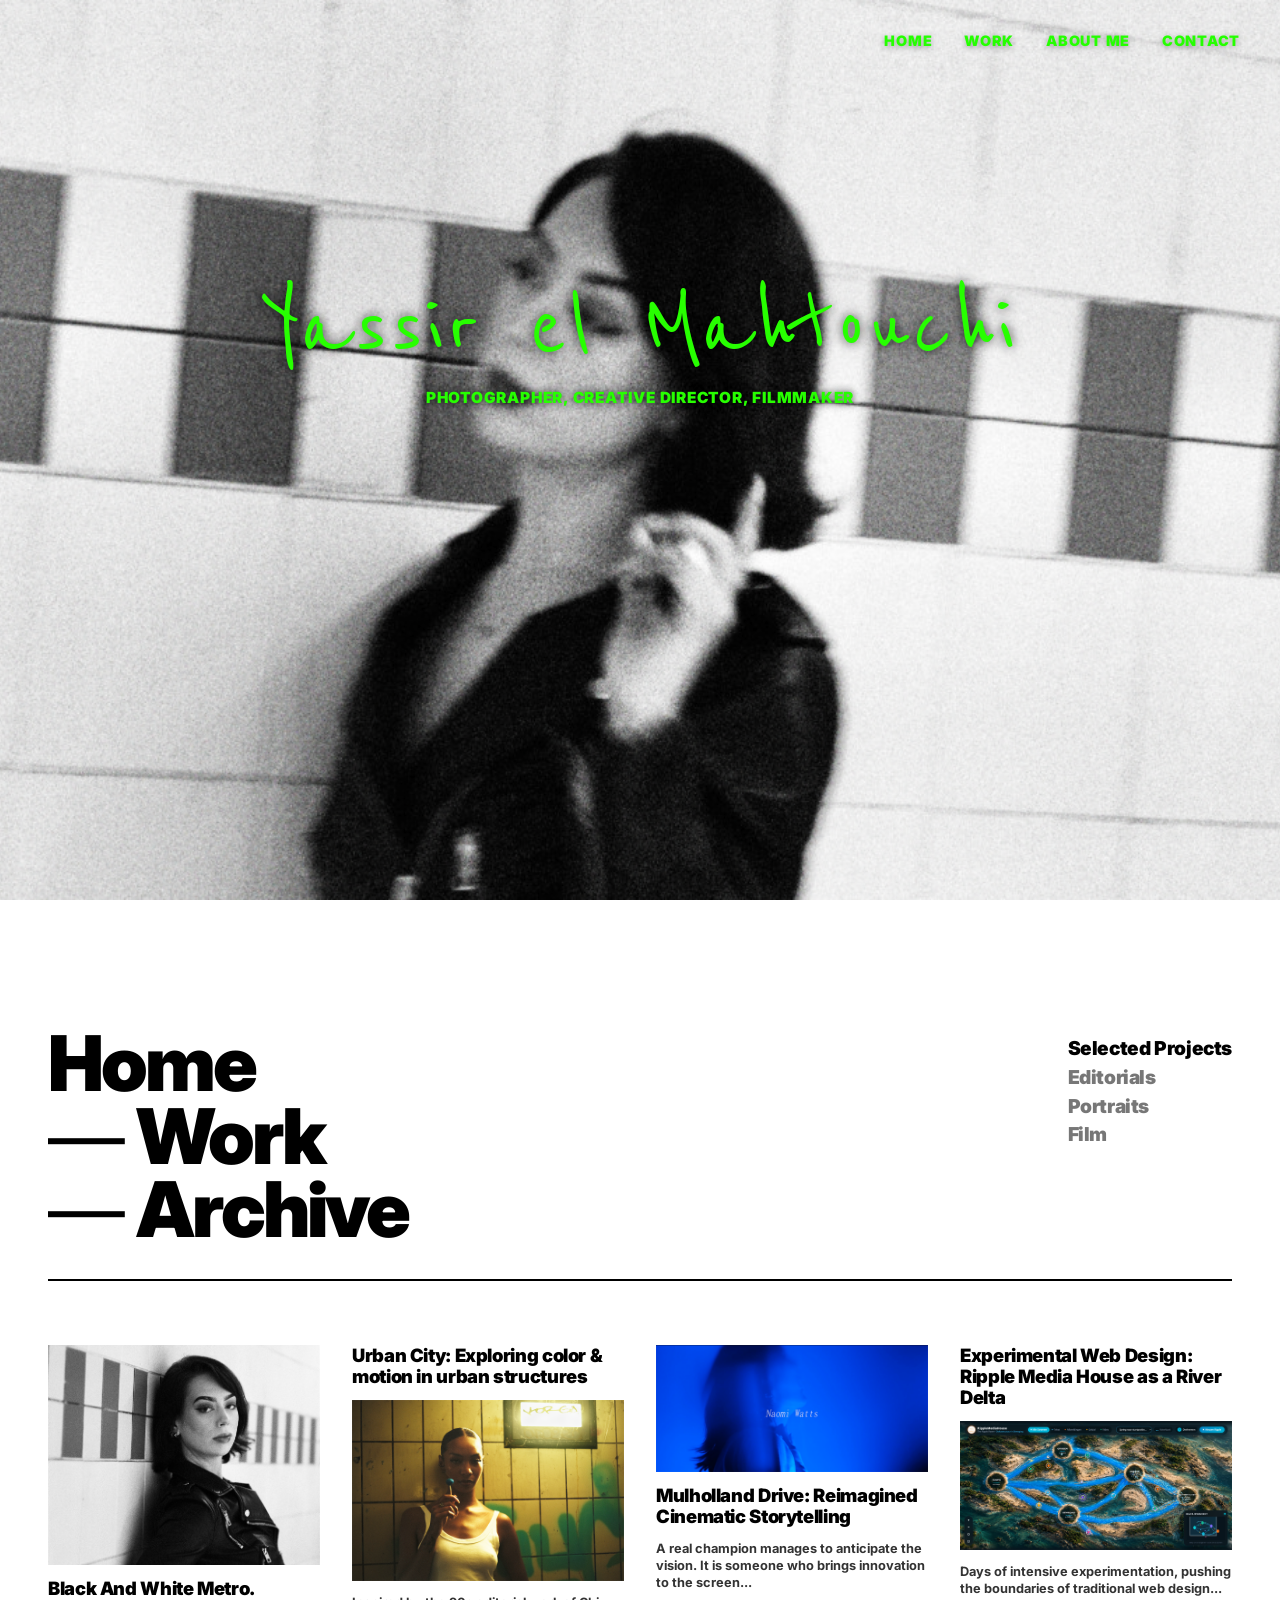
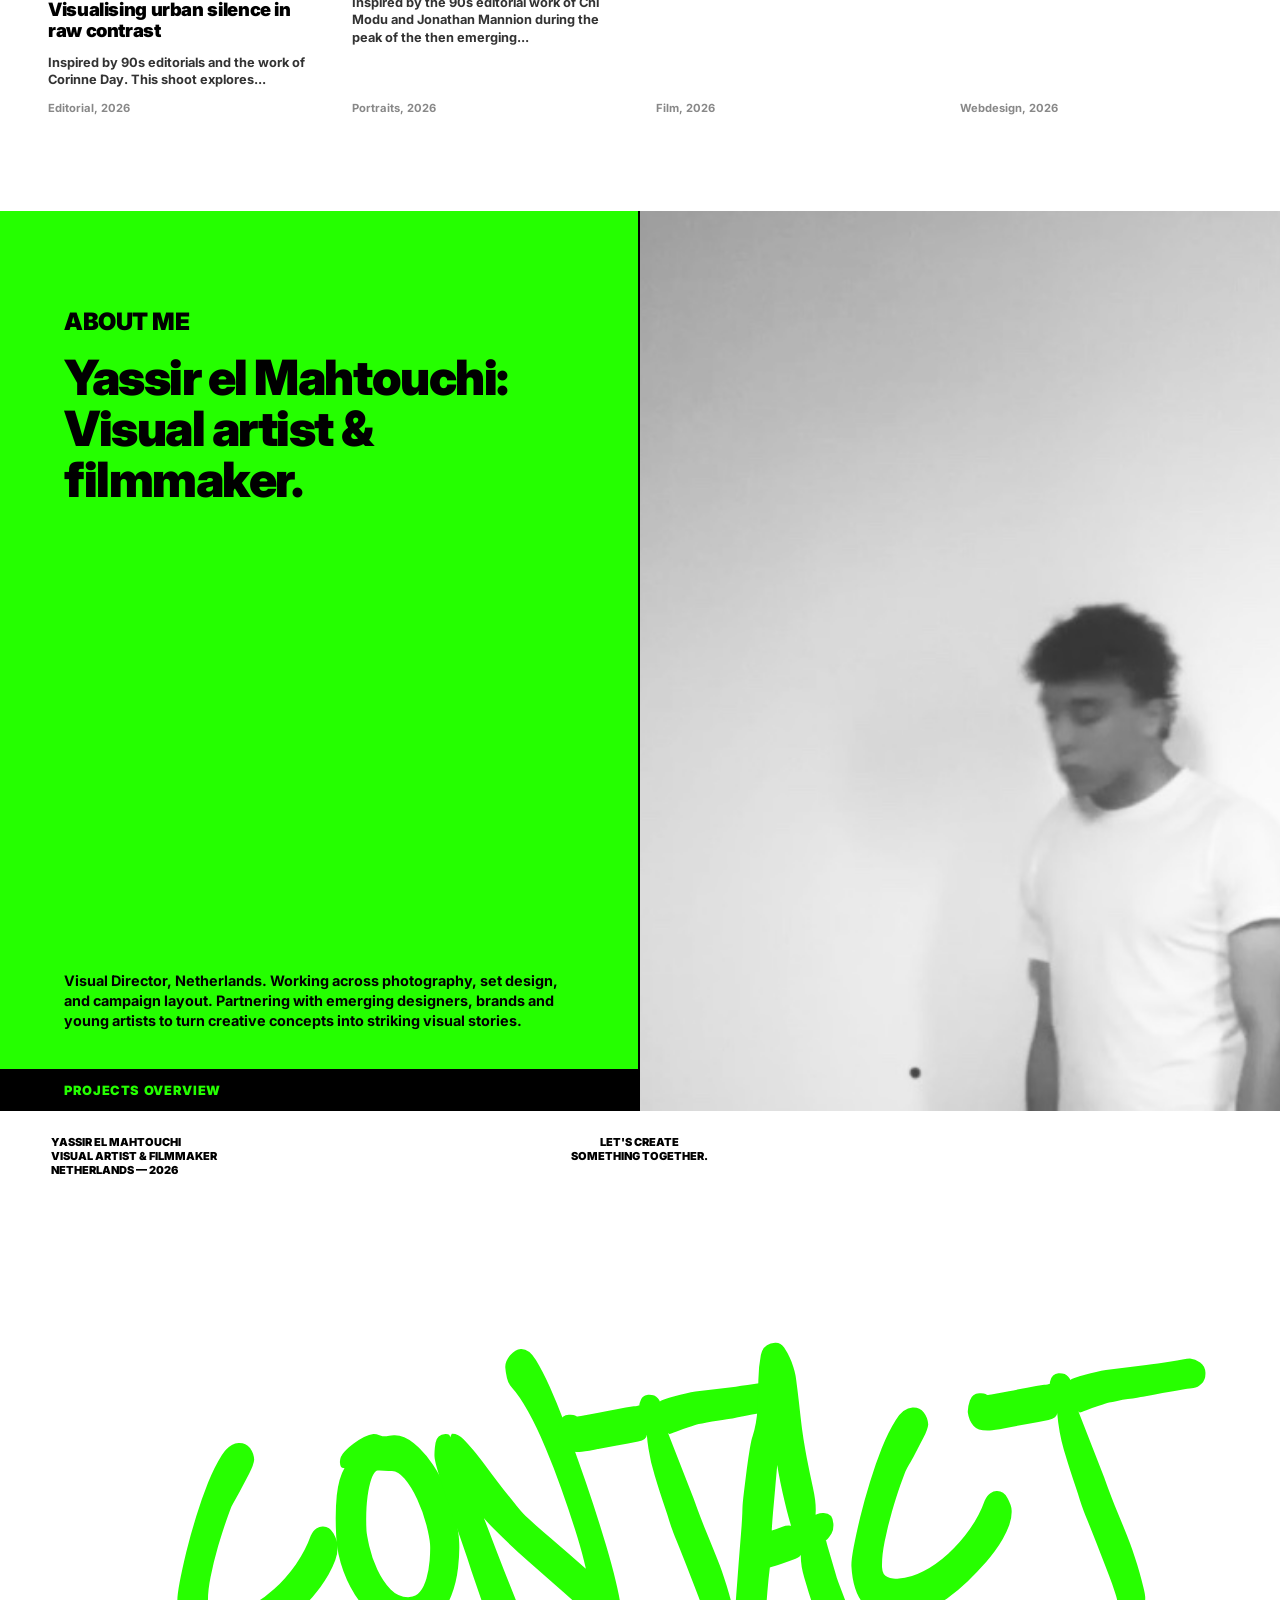
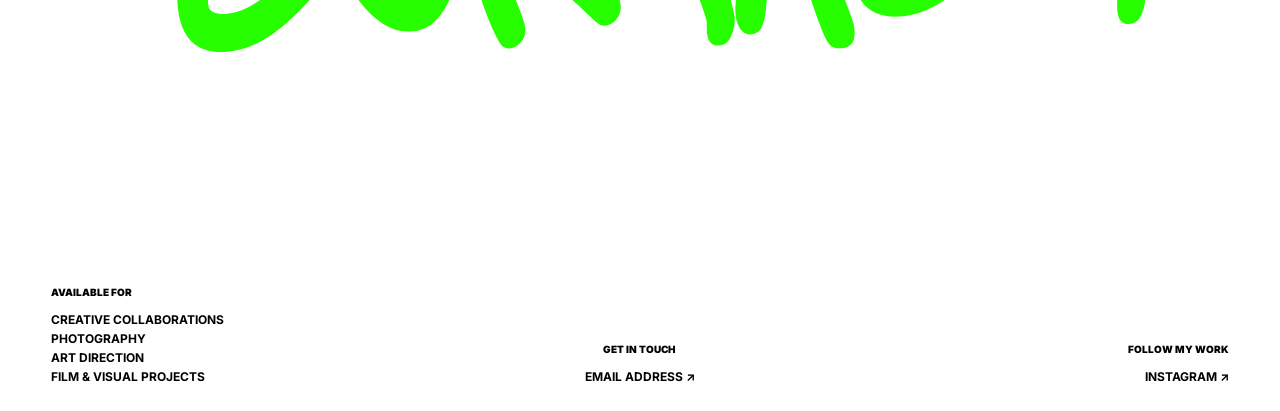
<file: index.html>
<!DOCTYPE html>
<html lang="nl">
<head>
    <meta charset="UTF-8">
    <meta name="viewport" content="width=device-width, initial-scale=1.0">
    <title>Yassir el Mahtouchi — Portfolio</title>
    
    <link rel="preconnect" href="https://fonts.googleapis.com">
    <link rel="preconnect" href="https://fonts.gstatic.com" crossorigin>
    <link href="https://fonts.googleapis.com/css2?family=Caveat:wght@400..700&family=Inter:wght@700;900&family=Reenie+Beanie&display=swap" rel="stylesheet">
    
    <link rel="stylesheet" href="style.css">
</head>
<body>

    <!-- Navigatie RECHTSBOVEN (blijft in beeld staan tijdens het scrollen) -->
    <nav class="top-nav">
        <a href="#home" class="nav-item">Home</a>
        <a href="#work" class="nav-item">Work</a>
        <a href="#about" class="nav-item">About ME</a>
        <a href="#contact" class="nav-item">Contact</a>
    </nav>

    <!-- 1. HOME SECTIE -->
    <section id="home" class="hero-container">
        <div class="hero-bg">
            <img src="images/main-hero-bw.jpg" alt="Hero background">
        </div>

        <div class="text-group">
            <h1 class="graffiti-title">Yassir el Mahtouchi</h1>
            <p class="sub-title">PHOTOGRAPHER, CREATIVE DIRECTOR, FILMMAKER</p>
        </div>
    </section>

    <!-- 2. WORK SECTIE (Magazine / Editorial Grid) -->
    <section id="work" class="work-section">
        <div class="journal-container">
            
            <!-- Bovenkant: Grote koppen met strepen & categorieën -->
            <header class="journal-header">
                <div class="journal-title-stack">
                    <h1>Home</h1>
                    <h1><span class="dash">—</span> Work</h1>
                    <h1><span class="dash">—</span> Archive</h1>
                </div>
                <div class="journal-categories">
                    <span class="cat-active">Selected Projects</span>
                    <span>Editorials</span>
                    <span>Portraits</span>
                    <span>Film</span>
                </div>
            </header>

            <!-- Grid met projecten (4 kolommen layout) -->
            <div class="journal-grid">
                
                <!-- Project 1 -->
                <a href="project-metro.html" class="journal-card">
                    <div class="card-img-wrap">
                        <img src="images/wall crop.png" alt="Black And White Metro">
                    </div>
                    <h3 class="card-title">Black And White Metro. Visualising urban silence in raw contrast</h3>
                    <p class="card-excerpt">Inspired by 90s editorials and the work of Corinne Day.

This shoot explores... </p>
                    <span class="card-meta">Editorial, 2026</span>
                </a>

                <!-- Project 2 -->
                <a href="project-urban.html" class="journal-card">
                    <h3 class="card-title">Urban City: Exploring color & motion in urban structures</h3>
                    <div class="card-img-wrap">
                        <img src="images/tunnel lolly wall.png" alt="Urban City">
                    </div>
                    <p class="card-excerpt">Inspired by the 90s editorial work of Chi Modu and Jonathan  Mannion during the peak of the then emerging...</p>
                    <span class="card-meta">Portraits, 2026</span>
                </a>

                <!-- Project 3: Mulholland Drive (Nu werkend en gelinkt!) -->
                <a href="project-mulholland.html" class="journal-card">
                    <div class="card-img-wrap aspect-portrait">
                        <img src="images/Schermafbeelding 2026-09-17 231332.png" alt="Mulholland Drive">
                    </div>
                    <h3 class="card-title">Mulholland Drive: Reimagined Cinematic Storytelling</h3>
                    <p class="card-excerpt">A real champion manages to anticipate the vision. It is someone who brings innovation to the screen...</p>
                    <span class="card-meta">Film, 2026</span>
                </a>

                <!-- Project 4: Ripple Media House -->
                <a href="RMH.html" class="journal-card">
                    <h3 class="card-title">Experimental Web Design: Ripple Media House as a River Delta</h3>
                    <div class="card-img-wrap">
                        <img src="images/rmh-screen-1.png" alt="Experimental Web Design: Ripple Media House">
                    </div>
                    <p class="card-excerpt">Days of intensive experimentation, pushing the boundaries of traditional web design...</p>
                    <span class="card-meta">Webdesign, 2026</span>
                </a>

            </div>
        </div>
    </section>

    <!-- 3. ABOUT ME SECTIE (50/50 Editorial Split) -->
    <section id="about" class="about-section">
        
        <!-- Linker helft: Gifgroen blok met strakke typografie -->
        <div class="about-left-block">
            <div class="about-top-content">
                <span class="about-date">ABOUT ME</span>
                <h2 class="about-hero-title">
                    Yassir el Mahtouchi: Visual artist & filmmaker.
                </h2>
            </div>

            <div class="about-bottom-content">
                <p class="about-body-text">
                   Visual Director, Netherlands.

Working across photography, set design, and campaign layout. Partnering with emerging designers, brands and young artists to turn creative concepts into striking visual stories.
                </p>
            </div>

            <!-- Randje onderaan dat de 'fold' naar de volgende sectie laat zien -->
            <div class="about-fold-peek">
                <span>PROJECTS OVERVIEW</span>
            </div>
        </div>

        <!-- Rechter helft: Wit vlak / Schermvullende afbeelding -->
        <div class="about-right-block">
            <div class="about-img-frame">
                <img src="images/Image - 2026-11-01T134602.085.jpg" alt="Yassir el Mahtouchi">
            </div>
        </div>

    </section>

    <!-- 4. CONTACT SECTIE -->
<section id="contact" class="contact-section">

    <!-- Kleine informatie bovenaan -->
    <div class="contact-top">

        <div class="contact-date">
            <span>YASSIR EL MAHTOUCHI</span>
            <span>VISUAL ARTIST & FILMMAKER</span>
            <span>NETHERLANDS — 2026</span>
        </div>

        <div class="contact-heading-small">
            <span>LET'S CREATE</span>
            <span>SOMETHING TOGETHER.</span>
        </div>

        <div class="contact-nav">
            <a href="#home"></a>
            <a href="#work"></a>
            <a href="#about"></a>
            <a href="mailto:jouw@email.nl"></a>
        </div>

    </div>

    <!-- Gigantische handgeschreven titel -->
    <div class="contact-title-wrap">
        <h1 class="contact-graffiti">CONTACT</h1>
    </div>

    <!-- Onderste informatie -->
    <div class="contact-bottom">

        <div class="contact-bottom-left">
            <span>AVAILABLE FOR</span>
            <p>
                Creative collaborations<br>
                Photography<br>
                Art direction<br>
                Film & visual projects
            </p>
        </div>

        <div class="contact-bottom-center">
    <span>GET IN TOUCH</span>
    <a href="mailto:yassirelm965@gmail.com">
        EMAIL ADDRESS ↗
    </a>
</div>
<div class="contact-bottom-right">
    <span>FOLLOW MY WORK</span>
    <a href="https://www.instagram.com/yes_sir_elm/"
       target="_blank"
       rel="noopener noreferrer">
        INSTAGRAM ↗
    </a>
</div>
    </div>

</section>

</body>
</html>
</file>
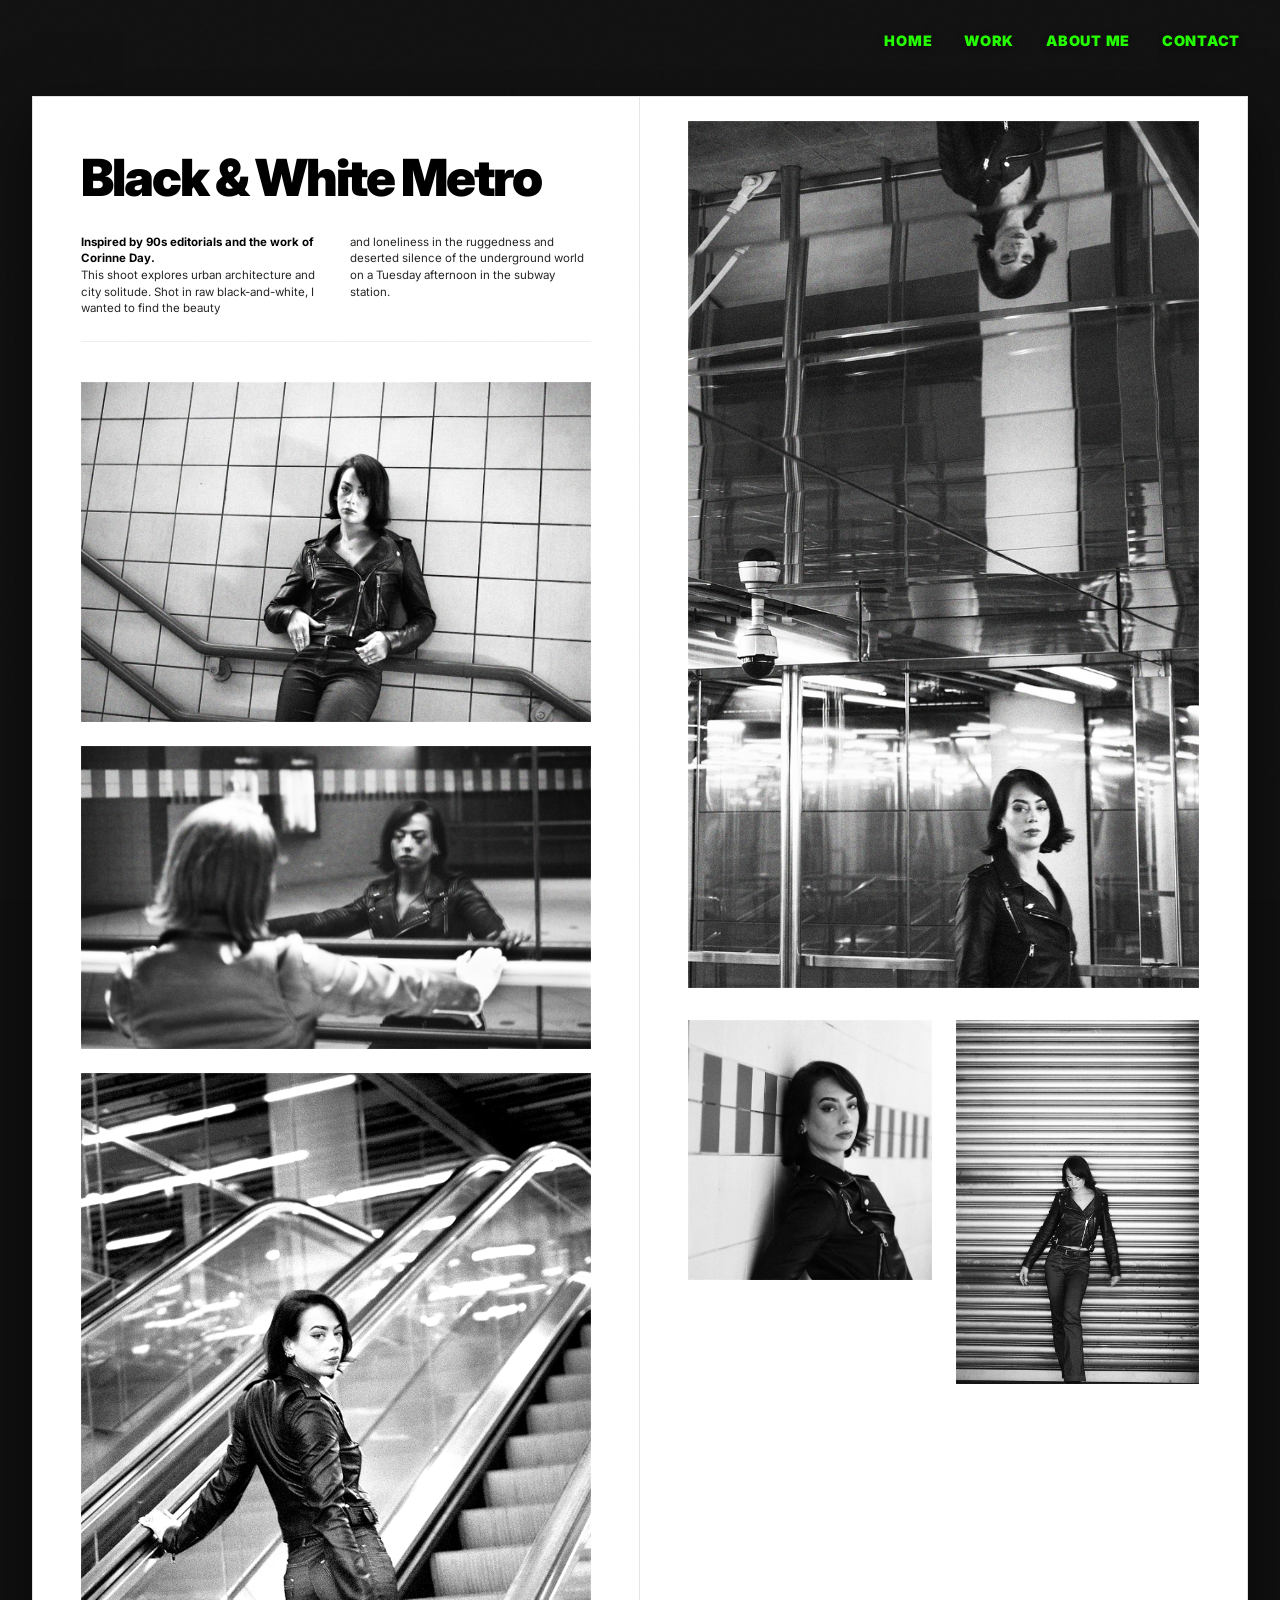
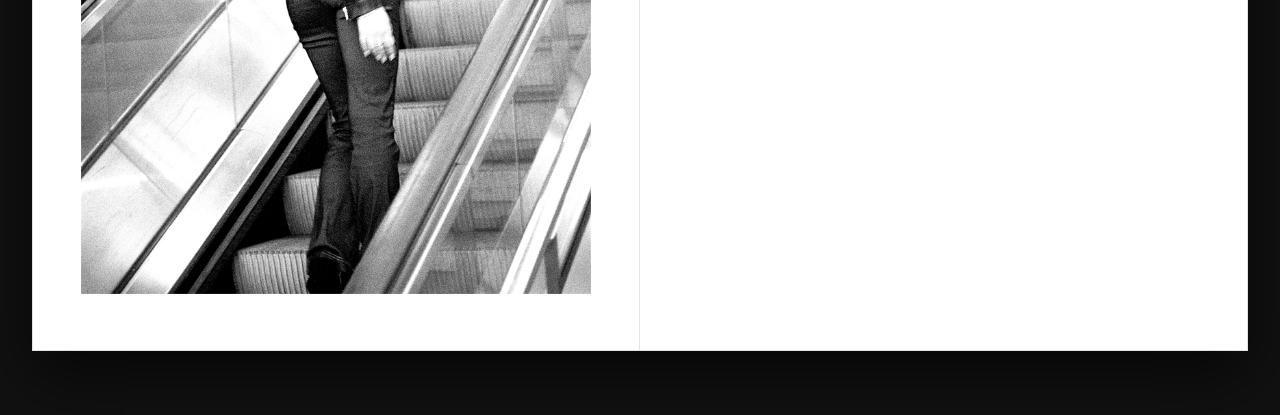
<file: project-metro.html>
<!DOCTYPE html>
<html lang="nl">
<head>
    <meta charset="UTF-8">
    <meta name="viewport" content="width=device-width, initial-scale=1.0">
    <title>Black And White Metro — Yassir el Mahtouchi</title>
    
    <link rel="preconnect" href="https://fonts.googleapis.com">
    <link rel="preconnect" href="https://fonts.gstatic.com" crossorigin>
    <link href="https://fonts.googleapis.com/css2?family=Inter:wght@400;700;900&display=swap" rel="stylesheet">
    
    <link rel="stylesheet" href="style.css">
</head>
<body class="project-page-body">

    <!-- Navigatie Rechtsboven -->
    <nav class="top-nav">
        <a href="index.html#home" class="nav-item">Home</a>
        <a href="index.html#work" class="nav-item">Work</a>
        <a href="index.html#about" class="nav-item">About ME</a>
        <a href="index.html#contact" class="nav-item">Contact</a>
    </nav>

    <!-- BOEK SPREAD CONTAINER -->
    <main class="spread-container">
        
        <!-- LINKERPAGINA -->
        <section class="spread-page left-page">
            
            <header class="spread-header">
                <h1 class="spread-title">Black & White Metro</h1>
            </header>

            <div class="spread-text-columns">
                <div class="text-col">
                    <p class="meta-lead">Inspired by 90s editorials and the work of Corinne Day.</p>
                    <p>This shoot explores urban architecture and city solitude. Shot in raw black-and-white, I wanted to find the beauty </p>
                </div>
                <div class="text-col">
                    <p>and loneliness in the ruggedness and deserted silence of the underground world on a Tuesday afternoon in the subway station.</p>
                    
                </div>
            </div>

            <!-- Foto's op de linkerpagina -->
            <div class="left-bottom-grid">
                <div class="spread-img-box">
                    <a href="images/stairway.png" target="_blank">
                        <img src="images/stairway.png" alt="Metro Shoot - Stairway">
                    </a>
                </div>
                <div class="spread-img-box">
                    <a href="images/mirror.png" target="_blank">
                        <img src="images/mirror.png" alt="Metro Shoot - Mirror">
                    </a>
                </div>
                <!-- Nieuwe roltrapfoto onderin de linker kolom -->
                <div class="spread-img-box">
                    <a href="images/elevator.jpg" target="_blank">
                        <img src="images/elevator.png" alt="Metro Shoot - Elevator">
                    </a>
                </div>
            </div>

        </section>

        <!-- RECHTERPAGINA -->
        <section class="spread-page right-page">
            
            <div class="spread-img-box img-right-top">
                <a href="images/big mirror.png" target="_blank">
                    <img src="images/big mirror.png" alt="Metro Shoot - Big Mirror">
                </a>
            </div>

            <div class="right-bottom-grid">
                <div class="spread-img-box">
                    <a href="images/wall crop.png" target="_blank">
                        <img src="images/wall crop.png" alt="Metro Shoot - Wall Crop">
                    </a>
                </div>

                <div class="right-subcolumn">
                    <div class="spread-img-box">
                        <a href="images/horizontal lines.jpg" target="_blank">
                            <img src="images/horizontal lines.png" alt="Metro Shoot - Horizontal Lines">
                        </a>
                    </div>
                </div>
            </div>

        </section>

    </main>

</body>
</html>
</file>
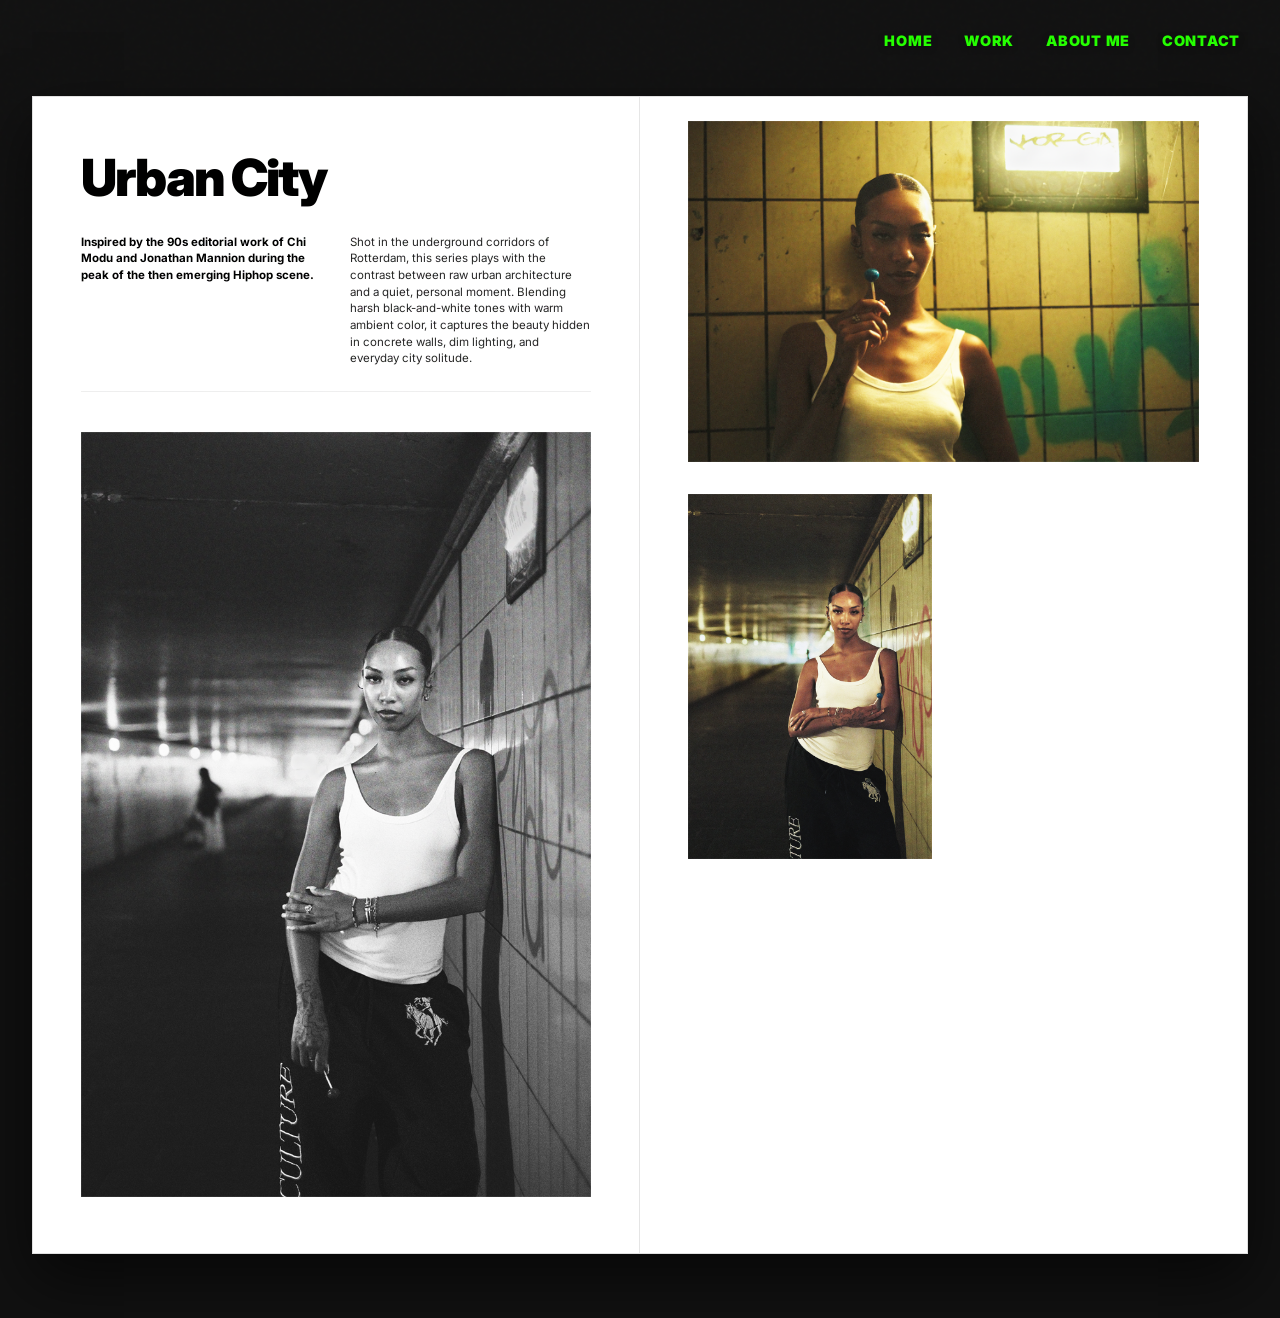
<file: project-urban.html>
<!DOCTYPE html>
<html lang="nl">
<head>
    <meta charset="UTF-8">
    <meta name="viewport" content="width=device-width, initial-scale=1.0">
    <title>Urban City — Yassir el Mahtouchi</title>
    
    <link rel="preconnect" href="https://fonts.googleapis.com">
    <link rel="preconnect" href="https://fonts.gstatic.com" crossorigin>
    <link href="https://fonts.googleapis.com/css2?family=Inter:wght@400;700;900&display=swap" rel="stylesheet">
    
    <link rel="stylesheet" href="style.css">
</head>
<body class="project-page-body">

    <!-- Navigatie Rechtsboven -->
    <nav class="top-nav">
        <a href="index.html#home" class="nav-item">Home</a>
        <a href="index.html#work" class="nav-item">Work</a>
        <a href="index.html#about" class="nav-item">About ME</a>
        <a href="index.html#contact" class="nav-item">Contact</a>
    </nav>

    <!-- BOEK SPREAD CONTAINER -->
    <main class="spread-container">
        
        <!-- LINKERPAGINA -->
        <section class="spread-page left-page">
            
            <header class="spread-header">
                <h1 class="spread-title">Urban City</h1>
            </header>

            <div class="spread-text-columns">
                <div class="text-col">
                    <p class="meta-lead">Inspired by the 90s editorial work of Chi Modu and Jonathan Mannion during the peak of the then emerging Hiphop scene.</p>
                </div>
                <div class="text-col">
                    <p>Shot in the underground corridors of Rotterdam, this series plays with the contrast between raw urban architecture and a quiet, personal moment. Blending harsh black-and-white tones with warm ambient color, it captures the beauty hidden in concrete walls, dim lighting, and everyday city solitude.</p>
                   
                </div>
            </div>

            <!-- Hero Foto op de linkerpagina -->
            <div class="left-bottom-grid">
                <div class="spread-img-box">
                    <a href="images/tunnel main.png" target="_blank">
                        <img src="images/tunnel main.png" alt="Urban City Hero">
                    </a>
                </div>
            </div>

        </section>

        <!-- RECHTERPAGINA -->
        <section class="spread-page right-page">
            
            <div class="spread-img-box img-right-top">
                <a href="images/tunnel lolly wall.png" target="_blank">
                    <img src="images/tunnel lolly wall.png" alt="Urban Shoot - Lolly Wall">
                </a>
            </div>

            <div class="right-bottom-grid">
                <div class="spread-img-box">
                    <a href="images/tunnel kleur.png" target="_blank">
                        <img src="images/tunnel kleur.png" alt="Urban Shoot - Kleur">
                    </a>
                </div>

                <div class="right-subcolumn">
                    <div class="spread-img-box">
                        
                        
                    </div>
                </div>
            </div>
            

        </section>

    </main>

</body>
</html>
</file>
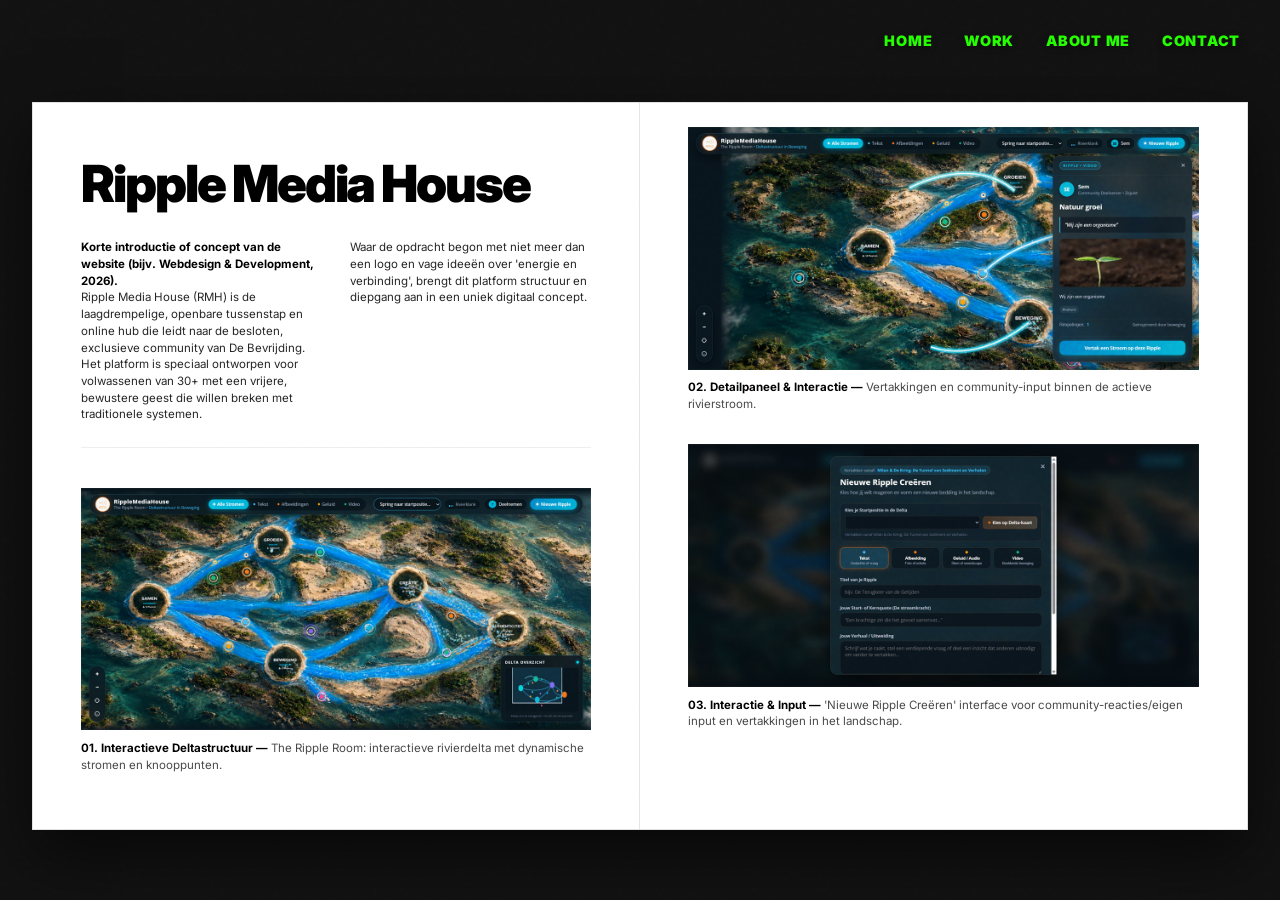
<file: RMH.html>
<!DOCTYPE html>
<html lang="nl">
<head>
    <meta charset="UTF-8">
    <meta name="viewport" content="width=device-width, initial-scale=1.0">
    <title>Ripple Media House — Yassir el Mahtouchi</title>
    
    <link rel="preconnect" href="https://fonts.googleapis.com">
    <link rel="preconnect" href="https://fonts.gstatic.com" crossorigin>
    <link href="https://fonts.googleapis.com/css2?family=Inter:wght@400;700;900&display=swap" rel="stylesheet">
    
    <link rel="stylesheet" href="style.css">
</head>
<body class="project-page-body">

    <!-- Navigatie Rechtsboven -->
    <nav class="top-nav">
        <a href="index.html#home" class="nav-item">Home</a>
        <a href="index.html#work" class="nav-item">Work</a>
        <a href="index.html#about" class="nav-item">About ME</a>
        <a href="index.html#contact" class="nav-item">Contact</a>
    </nav>

    <!-- BOEK SPREAD CONTAINER -->
    <main class="spread-container">
        
        <!-- LINKERPAGINA -->
        <section class="spread-page left-page">
            
            <!-- TITEL VAN HET PROJECT -->
            <header class="spread-header">
                <h1 class="spread-title">Ripple Media House</h1>
            </header>

            <!-- BESCHRIJVING VAN DE WEBSITE (2 KOLOMMEN) -->
            <div class="spread-text-columns">
                <div class="text-col">
                    <p class="meta-lead">Korte introductie of concept van de website (bijv. Webdesign & Development, 2026).</p>
                    <p>Ripple Media House (RMH) is de laagdrempelige, openbare tussenstap en online hub die leidt naar de besloten, exclusieve community van De Bevrijding. Het platform is speciaal ontworpen voor volwassenen van 30+ met een vrijere, bewustere geest die willen breken met traditionele systemen.</p>
                </div>
                <div class="text-col">
                    <p>Waar de opdracht begon met niet meer dan een logo en vage ideeën over 'energie en verbinding', brengt dit platform structuur en diepgang aan in een uniek digitaal concept.</p>
                    <a href="https://jouw-website.com" target="_blank" class="website-link"></a>
                </div>
            </div>

            <!-- AFBEELDINGEN LINKERKANT -->
            <div class="left-spread-stack">
                
            <!-- AFBEELDING 1 (Horizontaal) -->
<div class="spread-item">
    <div class="spread-img-box">
        <a href="images/rmh-screen-1.png" target="_blank">
            <img src="images/rmh-screen-1.png" alt="Website Scherm 1 - Ripple Room Deltastructuur">
        </a>
    </div>
    <p class="spread-img-desc">
        <strong>01. Interactieve Deltastructuur —</strong> The Ripple Room: interactieve rivierdelta met dynamische stromen en knooppunten.
    </p>
</div>

            </div>

        </section>

        <!-- RECHTERPAGINA -->
        <section class="spread-page right-page">
            
            <!-- AFBEELDINGEN RECHTERKANT -->
            <div class="right-spread-stack">
                
               <!-- AFBEELDING 2 (Horizontaal) -->
<div class="spread-item">
    <div class="spread-img-box">
        <a href="images/rmh-screen-2.png" target="_blank">
            <img src="images/rmh-screen-2.png" alt="Website Scherm 2 - Detailpaneel en Vertakkingen">
        </a>
    </div>
    <p class="spread-img-desc">
        <strong>02. Detailpaneel & Interactie —</strong> Vertakkingen en community-input binnen de actieve rivierstroom.
    </p>
</div>

                <!-- AFBEELDING 3 (Horizontaal) -->
<div class="spread-item">
    <div class="spread-img-box">
        <a href="images/rmh-screen-3.png" target="_blank">
            <img src="images/rmh-screen-3.png" alt="Website Scherm 3 - Nieuwe Ripple Creëren Modal">
        </a>
    </div>
    <p class="spread-img-desc">
        <strong>03. Interactie & Input —</strong> 'Nieuwe Ripple Creëren' interface voor community-reacties/eigen input en vertakkingen in het landschap.
    </p>
</div>

                <!-- TIP: Wil je meer afbeeldingen toevoegen? Kopieer simpelweg een 'spread-item' blok hierboven en plak hem hieronder. -->

            </div>

        </section>

    </main>

</body>
</html>
</file>
<file: style.css>
* {
    box-sizing: border-box;
    margin: 0;
    padding: 0;
}

/* Zorgt voor het zachte/soepele scroll-effect bij op een knop klikken */
html {
    scroll-behavior: smooth;
}

html, body {
    width: 100%;
    min-height: 100%;
    background-color: #000000;
    font-family: 'Inter', sans-serif;
    overflow-x: hidden;
    overflow-y: auto; /* Scrollen weer inschakelen op 1 pagina */
}

/* Analoge ruis filter over het scherm */
body::before {
    content: "";
    position: fixed;
    top: 0;
    left: 0;
    width: 100vw;
    height: 100vh;
    background-image: url("data:image/svg+xml,%3Csvg viewBox='0 0 200 200' xmlns='http://www.w3.org/2000/svg'%3E%3Cfilter id='noiseFilter'%3E%3CfeTurbulence type='fractalNoise' baseFrequency='0.85' numOctaves='3' stitchTiles='stitch'/%3E%3C/filter%3E%3Crect width='100%25' height='100%25' filter='url(%23noiseFilter)' opacity='0.2'/%3E%3C/svg%3E");
    pointer-events: none;
    z-index: 99;
    mix-blend-mode: overlay;
}

/* --- NAVIGATIE RECHTSBOVEN (FIXED) --- */
/* --- NAVIGATIE RECHTSBOVEN (FIXED) --- */
.top-nav {
    position: fixed;
    top: 2rem;
    right: 2.5rem;
    z-index: 100;
    display: flex;
    gap: 2rem;
}

.nav-item {
    font-family: 'Inter', sans-serif;
    font-weight: 900;                 /* Ultra vet (Black) */
    font-size: 0.9rem;                /* Strakke grootte */
    letter-spacing: 0.05em;           /* Zelfde spatiëring als de subtitel */
    text-transform: uppercase;        /* Alles in hoofdletters */
    color: #25FF00;                   /* Gifgroen */
    text-decoration: none;
    text-shadow: 0 0 8px rgba(0, 0, 0, 0.9);
    transition: opacity 0.2s ease, transform 0.2s ease;
    display: inline-block;
    
    /* SCHADUW HIER AANGEPAST VOOR EEN ZACHTER EFFECT */
    text-shadow: 0 2px 6px rgba(0, 0, 0, 0.35);

    transition: opacity 0.2s ease, transform 0.2s ease;
    display: inline-block;
}

.nav-item:hover {
    opacity: 0.7;
    transform: translateY(-1px);
}

/* --- 1. HERO / HOME SECTIE --- */
.hero-container {
    position: relative;
    width: 100vw;
    height: 100vh; /* Vult exact 1 scherm */
    overflow: hidden;
}

.hero-bg {
    position: absolute;
    top: 0;
    left: 0;
    width: 100%;
    height: 100%;
    z-index: 1;
}

.hero-bg img {
    width: 100%;
    height: 100%;
    object-fit: cover;
    object-position: center 20%;
    filter: contrast(130%) brightness(85%) grayscale(100%);
}

.text-group {
    position: absolute;
    top: 38%;
    left: 50%;
    transform: translate(-50%, -50%);
    width: 100%;
    text-align: center;
    padding: 0 1rem;
    z-index: 10;
}

.graffiti-title {
    font-family: 'Reenie Beanie', 'Ink Free', 'Caveat', cursive, sans-serif;
    font-weight: 400;
    color: #25FF00;
    font-size: clamp(3.5rem, 8.5vw, 8.5rem);
    line-height: 0.9;
    letter-spacing: 0.02em;
    text-shadow: 0 0 12px rgba(0, 0, 0, 0.9);
    margin-bottom: 0.8rem;
}

.sub-title {
    font-family: 'Inter', sans-serif;
    font-weight: 900;
    color: #25FF00;
    font-size: clamp(0.75rem, 1.2vw, 1.05rem);
    letter-spacing: 0.05em;
    text-transform: uppercase;
    text-shadow: 0 0 8px rgba(0, 0, 0, 0.9);
}

/* --- 2. WORK SECTIE --- */
/* --- 2. WORK SECTIE (Magazine / Editorial Style) --- */
.work-section {
    position: relative;
    z-index: 10;
    width: 100vw;
    min-height: 100vh;
    background-color: #FFFFFF; /* Witte achtergrond voor magazine look */
    color: #000000;
    padding: 8rem 3rem 6rem 3rem;
    display: flex;
    justify-content: center;
}

.journal-container {
    width: 100%;
    max-width: 1350px;
    display: flex;
    flex-direction: column;
    gap: 4rem;
}

/* HEADER: TITELS & CATEGORIEËN */
.journal-header {
    display: flex;
    justify-content: space-between;
    align-items: flex-start;
    border-bottom: 2px solid #000000;
    padding-bottom: 2rem;
}

.journal-title-stack h1 {
    font-family: 'Inter', sans-serif;
    font-weight: 900;
    font-size: clamp(3rem, 6vw, 5.5rem);
    line-height: 0.95;
    letter-spacing: -0.04em;
    color: #000000;
}

.journal-title-stack .dash {
    font-weight: 400;
    margin-right: 0.2rem;
}

.journal-categories {
    display: flex;
    flex-direction: column;
    gap: 0.3rem;
    text-align: left;
    padding-top: 0.5rem;
}

.journal-categories span {
    font-family: 'Inter', sans-serif;
    font-weight: 900;
    font-size: 1.2rem;
    letter-spacing: -0.02em;
    color: #777777;
    cursor: pointer;
    transition: color 0.2s ease;
}

.journal-categories span:hover,
.journal-categories .cat-active {
    color: #000000;
}

/* JOURNAL GRID (4 KOLOMMEN) */
.journal-grid {
    display: grid;
    grid-template-columns: repeat(4, 1fr);
    gap: 2rem;
}

.journal-card {
    display: flex;
    flex-direction: column;
    gap: 0.8rem;
    text-decoration: none;
    color: #000000;
}

.journal-card:hover .card-title {
    text-decoration: underline;
}

.card-img-wrap {
    width: 100%;
    background-color: #F0F0F0;
    overflow: hidden;
}

.card-img-wrap img {
    width: 100%;
    height: auto;
    max-height: 220px;
    object-fit: cover;
    display: block;
    filter: grayscale(100%);
    transition: filter 0.3s ease;
}

.journal-card:hover img {
    filter: grayscale(0%);
}

.img-placeholder {
    width: 100%;
    height: 200px;
    background-color: #E5E5E5;
}

.card-title {
    font-family: 'Inter', sans-serif;
    font-weight: 900;
    font-size: 1.15rem;
    line-height: 1.15;
    letter-spacing: -0.02em;
    color: #000000;
}

.card-excerpt {
    font-family: 'Inter', sans-serif;
    font-weight: 700;
    font-size: 0.8rem;
    line-height: 1.35;
    color: #333333;
}

.card-meta {
    font-family: 'Inter', sans-serif;
    font-weight: 700;
    font-size: 0.7rem;
    color: #888888;
    margin-top: auto;
}

/* RESPONSIVE DESIGN */
@media (max-width: 1024px) {
    .journal-grid {
        grid-template-columns: repeat(2, 1fr);
    }
}

@media (max-width: 600px) {
    .journal-header {
        flex-direction: column;
        gap: 2rem;
    }
    
    .journal-grid {
        grid-template-columns: 1fr;
    }
}

/* Vensters / Mappen */
.folder-window {
    display: flex;
    flex-direction: column;
    width: 320px;
    max-width: 100%;
    background-color: #000000;
    text-decoration: none;
    border: 3px solid #000000;
    box-shadow: 0 10px 30px rgba(0,0,0,0.9);
    transition: transform 0.2s ease;
}

.folder-window:hover {
    transform: translateY(-5px);
}

.window-topbar {
    background-color: #000000;
    color: #FFFFFF;
    display: flex;
    justify-content: space-between;
    align-items: center;
    padding: 0.4rem 0.8rem;
    font-family: 'Inter', sans-serif;
    font-weight: 900;
    font-size: 0.8rem;
    letter-spacing: 0.05em;
}

.bar-title {
    color: #FFFFFF;
    text-transform: uppercase;
}

.bar-right {
    color: #1A52EB;
    font-family: monospace;
    font-size: 0.9rem;
}

.window-img-wrap {
    width: 100%;
    height: 240px;
    overflow: hidden;
    background-color: #000000;
}

.window-img-wrap img {
    width: 100%;
    height: 100%;
    object-fit: cover;
    display: block;
    filter: contrast(110%);
}

/* --- 3. ABOUT ME (50/50 Split Screen Editorial) --- */
.about-section {
    position: relative;
    z-index: 10;
    width: 100vw;
    min-height: 100vh;
    display: flex;
    background-color: #000000;
    overflow: hidden;
}

/* LINKER HELFT: Gifgroen vlak */
.about-left-block {
    width: 50%;
    min-height: 100vh;
    background-color: #25FF00; /* Fel gifgroen */
    color: #000000;
    padding: 6rem 4rem 3rem 4rem;
    display: flex;
    flex-direction: column;
    justify-content: space-between;
    position: relative;
    border-right: 2px solid #000000;
}

.about-top-content {
    display: flex;
    flex-direction: column;
    gap: 1rem;
}

.about-date {
    font-family: 'Inter', sans-serif;
    font-weight: 900;
    font-size: 1.5rem;
    letter-spacing: -0.02em;
    color: #000000;
}

.about-hero-title {
    font-family: 'Inter', sans-serif;
    font-weight: 900;
    font-size: clamp(2.2rem, 3.8vw, 4.2rem);
    line-height: 1.05;
    letter-spacing: -0.03em;
    color: #000000;
}

.about-bottom-content {
    max-width: 500px;
    margin-bottom: 2rem;
}

.about-body-text {
    font-family: 'Inter', sans-serif;
    font-weight: 700;
    font-size: clamp(0.9rem, 1.1vw, 1.1rem);
    line-height: 1.4;
    color: #000000;
}

/* 'Fold' indicator onderaan het groene vlak */
.about-fold-peek {
    position: absolute;
    bottom: 0;
    left: 0;
    width: 100%;
    padding: 0.8rem 4rem;
    background-color: #000000;
    color: #25FF00;
    font-family: 'Inter', sans-serif;
    font-weight: 900;
    font-size: 0.8rem;
    letter-spacing: 0.05em;
    border-top: 2px solid #000000;
}

/* RECHTER HELFT: Schermvullend wit vlak / Foto */
.about-right-block {
    width: 50%;
    min-height: 100vh;
    background-color: #FFFFFF; /* Het grote witte vlak */
    position: relative;
}

.about-img-frame {
    width: 100%;
    height: 100%;
}

.about-img-frame img {
    width: 100%;
    height: 100%;
    object-fit: cover;
    object-position: center;
    display: block;
}

/* Responsive voor mobiel */
@media (max-width: 900px) {
    .about-section {
        flex-direction: column;
    }
    
    .about-left-block, 
    .about-right-block {
        width: 100%;
        min-height: 60vh;
    }

    .about-left-block {
        padding: 5rem 2rem 4rem 2rem;
    }
}

/* --- PROJECT SPREAD PAGE (Ren Hang Style) --- */
.project-page-body {
    background-color: #111111; /* Donkere achtergrond achter het "boek" */
    display: flex;
    justify-content: center;
    align-items: center;
    min-height: 100vh;
    padding: 6rem 2rem 4rem 2rem;
}

.spread-container {
    width: 100%;
    max-width: 1300px;
    background-color: #FFFFFF; /* Witte pagina's */
    color: #000000;
    display: flex;
    box-shadow: 0 20px 50px rgba(0, 0, 0, 0.5);
    border: 1px solid #E0E0E0;
}

/* PAGINA INDELING (50% / 50%) */
.spread-page {
    width: 50%;
    padding: 3rem 3.5rem;
    display: flex;
    flex-direction: column;
}

.left-page {
    border-right: 1px solid #E5E5E5; /* De vouw van het boek */
}

/* TYPOGRAFIE LINKERPAGINA */
.spread-header {
    margin-bottom: 2rem;
}

.spread-title {
    font-family: 'Inter', sans-serif;
    font-weight: 900;
    font-size: clamp(2.5rem, 4vw, 4.5rem);
    letter-spacing: -0.04em;
    color: #000000;
    line-height: 0.95;
}

.spread-text-columns {
    display: grid;
    grid-template-columns: 1fr 1fr;
    gap: 1.8rem;
    font-family: 'Inter', sans-serif;
    font-size: 0.72rem;
    line-height: 1.45;
    color: #222222;
    margin-bottom: 2.5rem;
    border-bottom: 1px solid #EEEEEE;
    padding-bottom: 1.5rem;
}

.meta-lead {
    font-weight: 700;
    color: #000000;
}

.website-link {
    margin-top: 1rem;
    font-size: 0.7rem;
    color: #666666;
    text-decoration: underline;
}

/* AFBEELDINGEN STRUCTUUR */
.spread-img-box {
    width: 100%;
    background-color: #F5F5F5;
    overflow: hidden;
}

.spread-img-box img {
    width: 100%;
    height: 100%;
    object-fit: cover;
    display: block;
    filter: grayscale(100%) contrast(110%);
}

/* Foto's verhoudingen op maat van het origineel */
.img-left-bottom {
    height: 380px;
    margin-top: auto;
}

.img-right-top {
    height: 360px;
    margin-bottom: 2rem;
}

.right-bottom-grid {
    display: grid;
    grid-template-columns: 0.9fr 1.1fr;
    gap: 1.5rem;
    align-items: start;
}

.img-right-bottom-left {
    height: 320px;
}

.img-right-bottom-right {
    height: 250px;
    margin-top: 2rem;
}

/* RESPONSIVE VOOR MOBIEL/TABLETS */
@media (max-width: 900px) {
    .spread-container {
        flex-direction: column;
    }
    .spread-page {
        width: 100%;
        padding: 2rem;
    }
    .left-page {
        border-right: none;
        border-bottom: 1px solid #E5E5E5;
    }
    .right-bottom-grid {
        grid-template-columns: 1fr;
    }
}

/* --- PROJECT SPREAD PAGE (AANGEPASTE LAYOUT) --- */

/* CONTAINER EN STRETCH INSTELLINGEN */
.spread-container {
    width: 100%;
    max-width: 1400px;
    background-color: #FFFFFF;
    color: #000000;
    display: flex;
    align-items: stretch; /* Zorgt dat beide pagina-helften even lang meerekken */
    box-shadow: 0 25px 60px rgba(0, 0, 0, 0.6);
    border: 1px solid #E0E0E0;
}

.spread-page {
    width: 50%;
    padding: 3.5rem 3rem;
    display: flex;
    flex-direction: column;
}

/* RECHTERPAGINA SPECIALE PADDING (Foto hoger geplaatst) */
.right-page {
    padding-top: 1.5rem; 
}

/* AFBEELDINGEN NATUURLIJKE HOOGTE GEVEN */
.spread-img-box {
    width: 100%;
    height: auto; /* Geen vaste hoogtes meer, laat het beeld de hoogte bepalen */
    background-color: transparent;
}

.spread-img-box img {
    width: 100%;
    height: auto; /* Zorgt dat de verhouding 100% origineel en ongesneden blijft */
    display: block;
    object-fit: contain;
}

/* RUIMTE TUSSEN FOTO'S OP RECHTERPAGINA */
.img-right-top {
    margin-top: 0;
    margin-bottom: 2rem;
}

.right-bottom-grid {
    display: grid;
    grid-template-columns: 1fr 1fr;
    gap: 1.5rem;
    align-items: start;
}

.right-subcolumn {
    display: flex;
    flex-direction: column;
    gap: 1.5rem;
}

/* RUIMTE TUSSEN AFBEELDINGEN LINKERKANTS */
.left-bottom-grid {
    display: flex;
    flex-direction: column;
    gap: 1.5rem; /* Dit zorgt voor de ruimte tussen de twee foto's */
}






/* --- URBAN EDITORIAL OVERLAY COMPOSITIE --- */

.urban-editorial-wrapper {
    position: relative;
    width: 100%;
    margin-bottom: 2.5rem;
    display: flex;
    justify-content: flex-end; /* Duwt de foto naar rechts */
}

/* De grote titel die links over de foto heen valt */
.urban-editorial-title {
    font-family: 'Inter', sans-serif;
    font-weight: 900;
    font-size: clamp(2.8rem, 4.5vw, 4.8rem);
    line-height: 0.88;
    letter-spacing: -0.05em;
    color: #000000;
    position: absolute;
    top: 1rem;
    left: 0;
    z-index: 5; /* Zorgt dat de tekst BVENOP de foto zweeft */
    pointer-events: none;
    /* Subtiele witte 'halo' achter de zwarte letters zodat ze altijd leesbaar zijn over de foto */
    text-shadow: 
        2px 2px 0px #FFFFFF,
       -2px -2px 0px #FFFFFF,
        2px -2px 0px #FFFFFF,
       -2px 2px 0px #FFFFFF,
        0px 2px 0px #FFFFFF,
        2px 0px 0px #FFFFFF;
}

/* De hero foto aan de rechterkant van het linkerblad */
.urban-hero-box {
    width: 70%; /* Houdt ruimte over aan de linkerkant voor de tekst */
    margin-left: auto;
}

/* Accent op de rechterpagina */
.urban-meta-accent {
    display: flex;
    justify-content: space-between;
    align-items: baseline;
    border-bottom: 2px solid #000000;
    padding-bottom: 0.8rem;
    margin-bottom: 1.5rem;
}

.big-number {
    font-weight: 900;
    font-size: 2rem;
    letter-spacing: -0.03em;
}

.accent-sub {
    font-size: 0.65rem;
    font-weight: 700;
    letter-spacing: 0.1em;
}

/* AFDWINGEN DAT ALLE AFBEELDINGEN HUN ORIGINELE KLEUR BEHOUDEN */
img, 
.spread-img-box img, 
.urban-hero-box img {
    filter: none !important;
    -webkit-filter: grayscale(0%) !important;
    mix-blend-mode: normal !important;
}

/* --- CLEAN OVERRIDE VOOR AFBEELDINGEN & KLEUREN --- */
img, 
.spread-img-box img {
    filter: none !important;
    -webkit-filter: none !important;
    mix-blend-mode: normal !important;
}

/* Zorgt dat de grote hero foto op de linkerpagina de ruimte mooi opvult */
.left-bottom-grid .spread-img-box img {
    width: 100%;
    height: auto;
    display: block;
}

/* Zorg dat de video binnen de boksen blijft */
.project-video {
    width: 100%;
    height: auto;
    display: block;
    object-fit: cover;
}

/* Zorg dat archive-links er strak uitzien */
.archive-link {
    text-decoration: none;
    color: inherit;
    display: block;
}

.archive-link:hover .archive-card-title {
    text-decoration: underline;
}

/* =========================================================
   MULHOLLAND DRIVE CLEAN SPREAD
   ========================================================= */

.mulholland-clean-spread {
    background-color: #ffffff; /* Strakke witte achtergrond */
    padding: 0;
    box-shadow: none;
    flex-direction: column;
}

.mulholland-header {
    display: flex;
    justify-content: space-between;
    align-items: flex-end;
    border-bottom: 2px solid #000000;
    padding-bottom: 15px;
    margin-bottom: 40px;
}

.project-year {
    font-weight: 700;
    font-size: 0.85rem;
    text-transform: uppercase;
    letter-spacing: 0.05em;
}

.mulholland-grid {
    display: grid;
    grid-template-columns: 1fr 1fr;
    gap: 40px;
    align-items: start;
}

.mulholland-hero-media {
    width: 100%;
}

.video-click-wrapper {
    display: block;
    width: 100%;
    cursor: pointer;
}

.mulholland-editorial-side {
    display: flex;
    flex-direction: column;
    gap: 20px;
}

/* Responsive voor mobiel */
@media (max-width: 900px) {
    .mulholland-grid {
        grid-template-columns: 1fr;
    }
}

/* Vloeiend scrollen als je op de navigatieknop 'Contact' klikt */
html {
    scroll-behavior: smooth;
}

/* =========================================
   4. CONTACT — EDITORIAL POSTER DESIGN
========================================= */

.contact-section {
    width: 100%;
    min-height: 100vh;
    height: 100vh;
    position: relative;
    overflow: hidden;

    background-color: #ffffff;
    color: #000;

    display: flex;
    flex-direction: column;
    justify-content: space-between;

    padding: 25px 4%;
    box-sizing: border-box;
}

/* TOP INFORMATION */

.contact-top {
    width: 100%;
    display: grid;
    grid-template-columns: 1fr 1fr 1fr;
    align-items: start;

    font-family: 'Inter', sans-serif;
    font-size: 11px;
    font-weight: 900;
    line-height: 1.25;
    text-transform: uppercase;
}

.contact-date,
.contact-heading-small {
    display: flex;
    flex-direction: column;
}

.contact-heading-small {
    text-align: center;
}

.contact-nav {
    display: flex;
    justify-content: flex-end;
    gap: 20px;
}

.contact-nav a {
    color: #060606;
    text-decoration: none;
    transition: opacity 0.2s ease;
}

.contact-nav a:hover {
    opacity: 0.45;
}

/* HUGE CONTACT LETTERING */

.contact-title-wrap {
    width: 100%;
    height: 100%;
    flex: 1;

    display: flex;
    justify-content: center;
    align-items: center;

    overflow: hidden;
}

.contact-graffiti {
    font-family: 'Reenie Beanie', cursive;
    font-size: clamp(180px, 27vw, 490px);
    font-weight: 700;

    line-height: 0.8;
    letter-spacing: -0.055em;

    white-space: nowrap;
    text-align: center;

    color: #27ff00;

    transform: rotate(-3deg) scaleY(1.15);
    transform-origin: center;

    margin: 0;
    padding: 0;

    user-select: none;
}

/* BOTTOM INFORMATION */

.contact-bottom {
    width: 100%;

    display: grid;
    grid-template-columns: 1fr 1fr 1fr;
    align-items: end;

    font-family: 'Inter', sans-serif;
    font-size: 12px;
    font-weight: 700;
    line-height: 1.6;
    text-transform: uppercase;
}

.contact-bottom span {
    display: block;
    font-size: 10px;
    margin-bottom: 10px;
    font-weight: 900;
}

.contact-bottom p {
    margin: 0;
}

.contact-bottom a {
    display: inline-block;
    color: #000;
    text-decoration: none;
}

.contact-bottom a:hover {
    text-decoration: underline;
}

.contact-bottom-center {
    text-align: center;
}

.contact-bottom-right {
    text-align: right;
}


/* =========================================
   MOBILE
========================================= */

@media (max-width: 768px) {

    .contact-section {
        height: 100svh;
        min-height: 650px;
        padding: 20px 5%;
    }

    .contact-top {
        grid-template-columns: 1fr 1fr;
        gap: 20px;
        font-size: 9px;
    }

    .contact-heading-small {
        display: none;
    }

    .contact-nav {
        gap: 10px;
        font-size: 8px;
    }

    .contact-graffiti {
        font-size: 25vw;
        transform: rotate(-3deg) scaleY(1.2);
    }

    .contact-bottom {
        grid-template-columns: 1fr 1fr;
        gap: 25px;
        font-size: 10px;
    }

    .contact-bottom-center {
        text-align: right;
    }

    .contact-bottom-right {
        grid-column: 1 / -1;
        text-align: left;
    }

}

/* =========================================
   RMH PROJECT PAGE
========================================= */

.rmh-container {
    width: 100%;
    padding: 110px 4% 60px;
    box-sizing: border-box;
    background: #fff;
    color: #000;
}

/* PROJECT HEADER */

.rmh-header {
    margin-bottom: 60px;
    border-bottom: 2px solid #000;
    padding-bottom: 20px;
}

.rmh-header h1 {
    font-family: 'Inter', sans-serif;
    font-size: clamp(40px, 6vw, 85px);
    font-weight: 900;
    letter-spacing: -0.06em;
    margin: 0;
}

/* INTRO */

.rmh-intro {
    max-width: 650px;
    margin-bottom: 80px;
    font-family: 'Inter', sans-serif;
    font-size: 15px;
    line-height: 1.6;
}

/* IMAGE GALLERY */

.rmh-gallery {
    display: flex;
    flex-direction: column;
    gap: 70px;
}

.rmh-item {
    width: 100%;
}

.rmh-item img {
    display: block;
    width: 100%;
    aspect-ratio: 16 / 9;
    object-fit: cover;
}

/* IMAGE CAPTIONS */

.rmh-caption {
    display: flex;
    justify-content: space-between;
    align-items: flex-start;
    gap: 30px;
    padding-top: 15px;
    font-family: 'Inter', sans-serif;
}

.rmh-caption h3 {
    font-size: 13px;
    font-weight: 900;
    margin: 0;
}

.rmh-caption p {
    max-width: 450px;
    font-size: 12px;
    line-height: 1.6;
    margin: 0;
}

/* FOOTER */

.rmh-footer {
    margin-top: 100px;
    padding-top: 15px;
    border-top: 1px solid #000;
    display: flex;
    justify-content: space-between;
    font-family: 'Inter', sans-serif;
    font-size: 11px;
    font-weight: 900;
}

.rmh-footer a {
    color: #000;
    text-decoration: none;
}

/* MOBILE */

@media (max-width: 768px) {

    .rmh-container {
        padding-top: 90px;
    }

    .rmh-caption {
        flex-direction: column;
        gap: 10px;
    }

    .rmh-item img {
        aspect-ratio: 4 / 3;
    }

    .rmh-gallery {
        gap: 50px;
    }

    .rmh-footer {
        flex-wrap: wrap;
        gap: 15px;
    }
}

/* =========================================
   SPREAD HORIZONTAL WEBDESIGN ITEMS
========================================= */

.right-spread-stack,
.left-spread-stack {
    display: flex;
    flex-direction: column;
    gap: 2rem;
    width: 100%;
}

.spread-item {
    display: flex;
    flex-direction: column;
    gap: 0.6rem;
    width: 100%;
}

.spread-img-desc {
    font-family: 'Inter', sans-serif;
    font-size: 0.72rem;
    line-height: 1.45;
    color: #444444;
    margin: 0;
}

.spread-img-desc strong {
    color: #000000;
    font-weight: 700;
}
</file>
